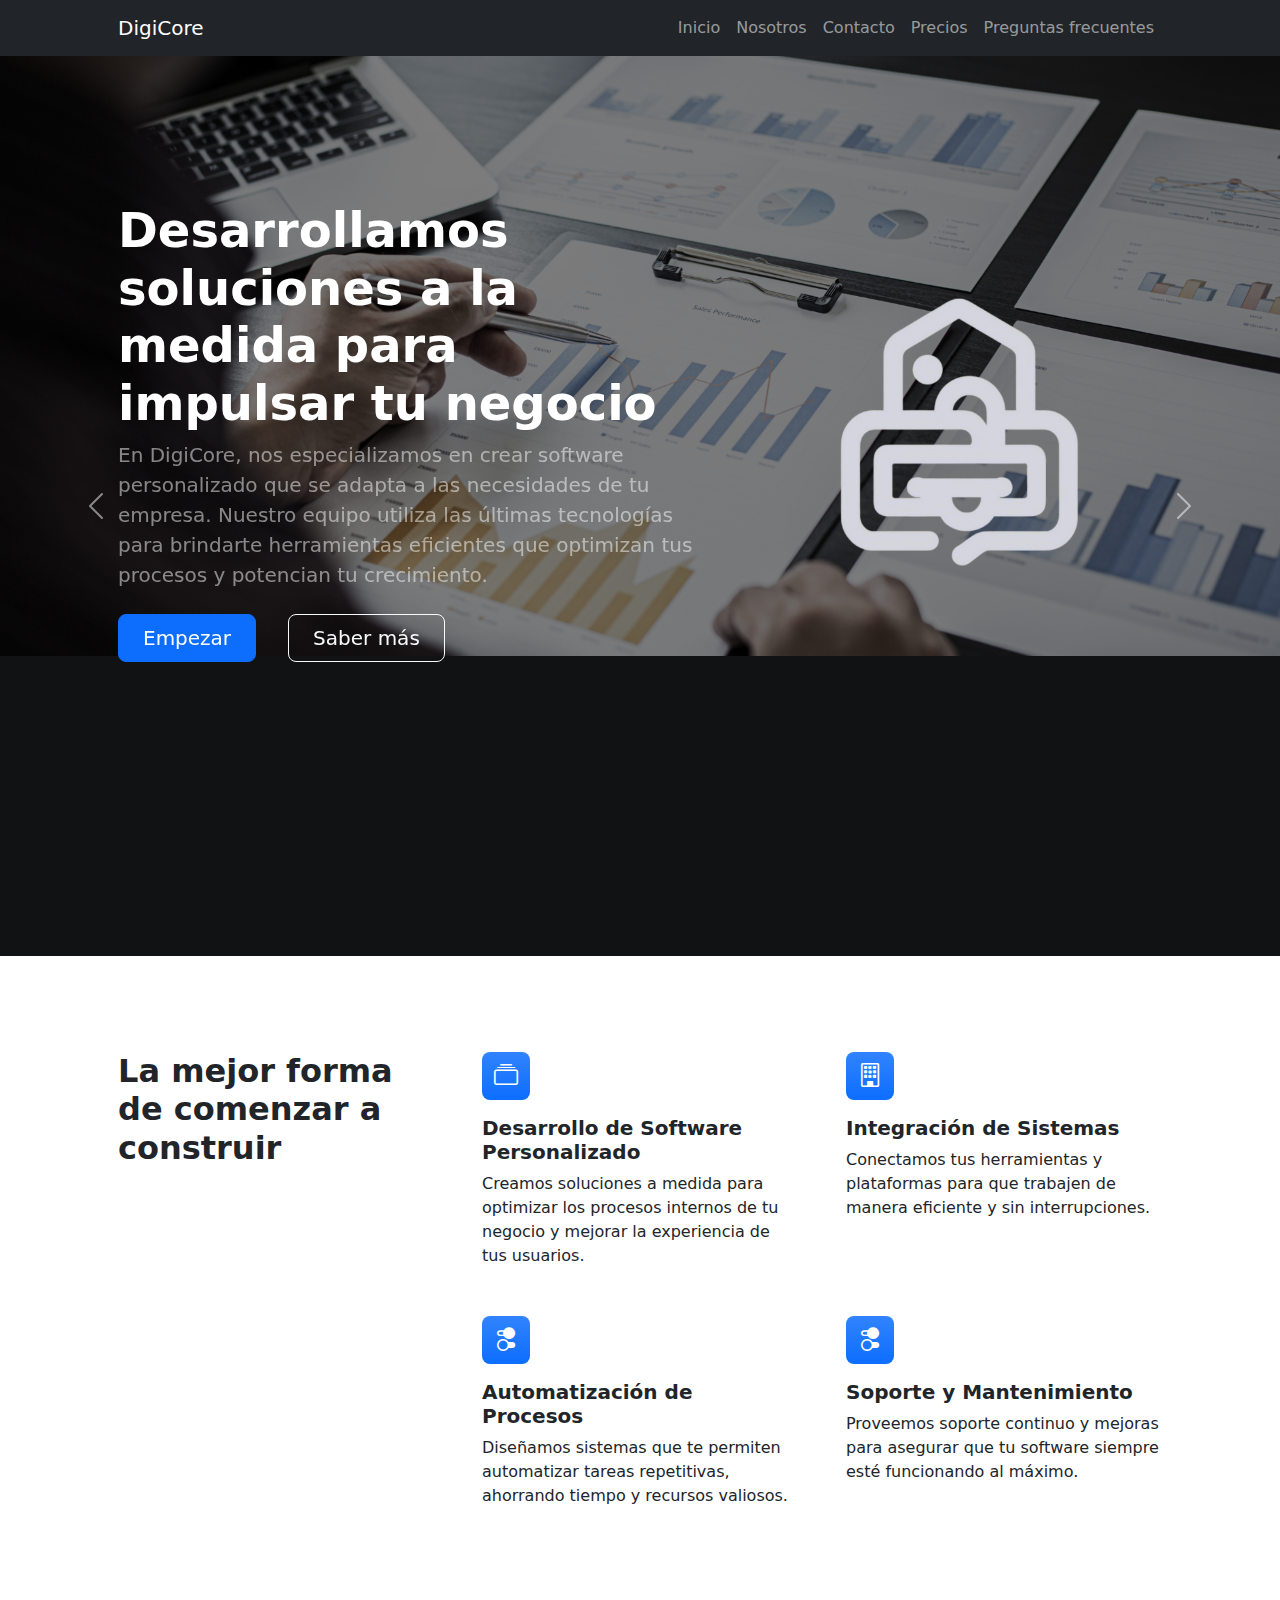
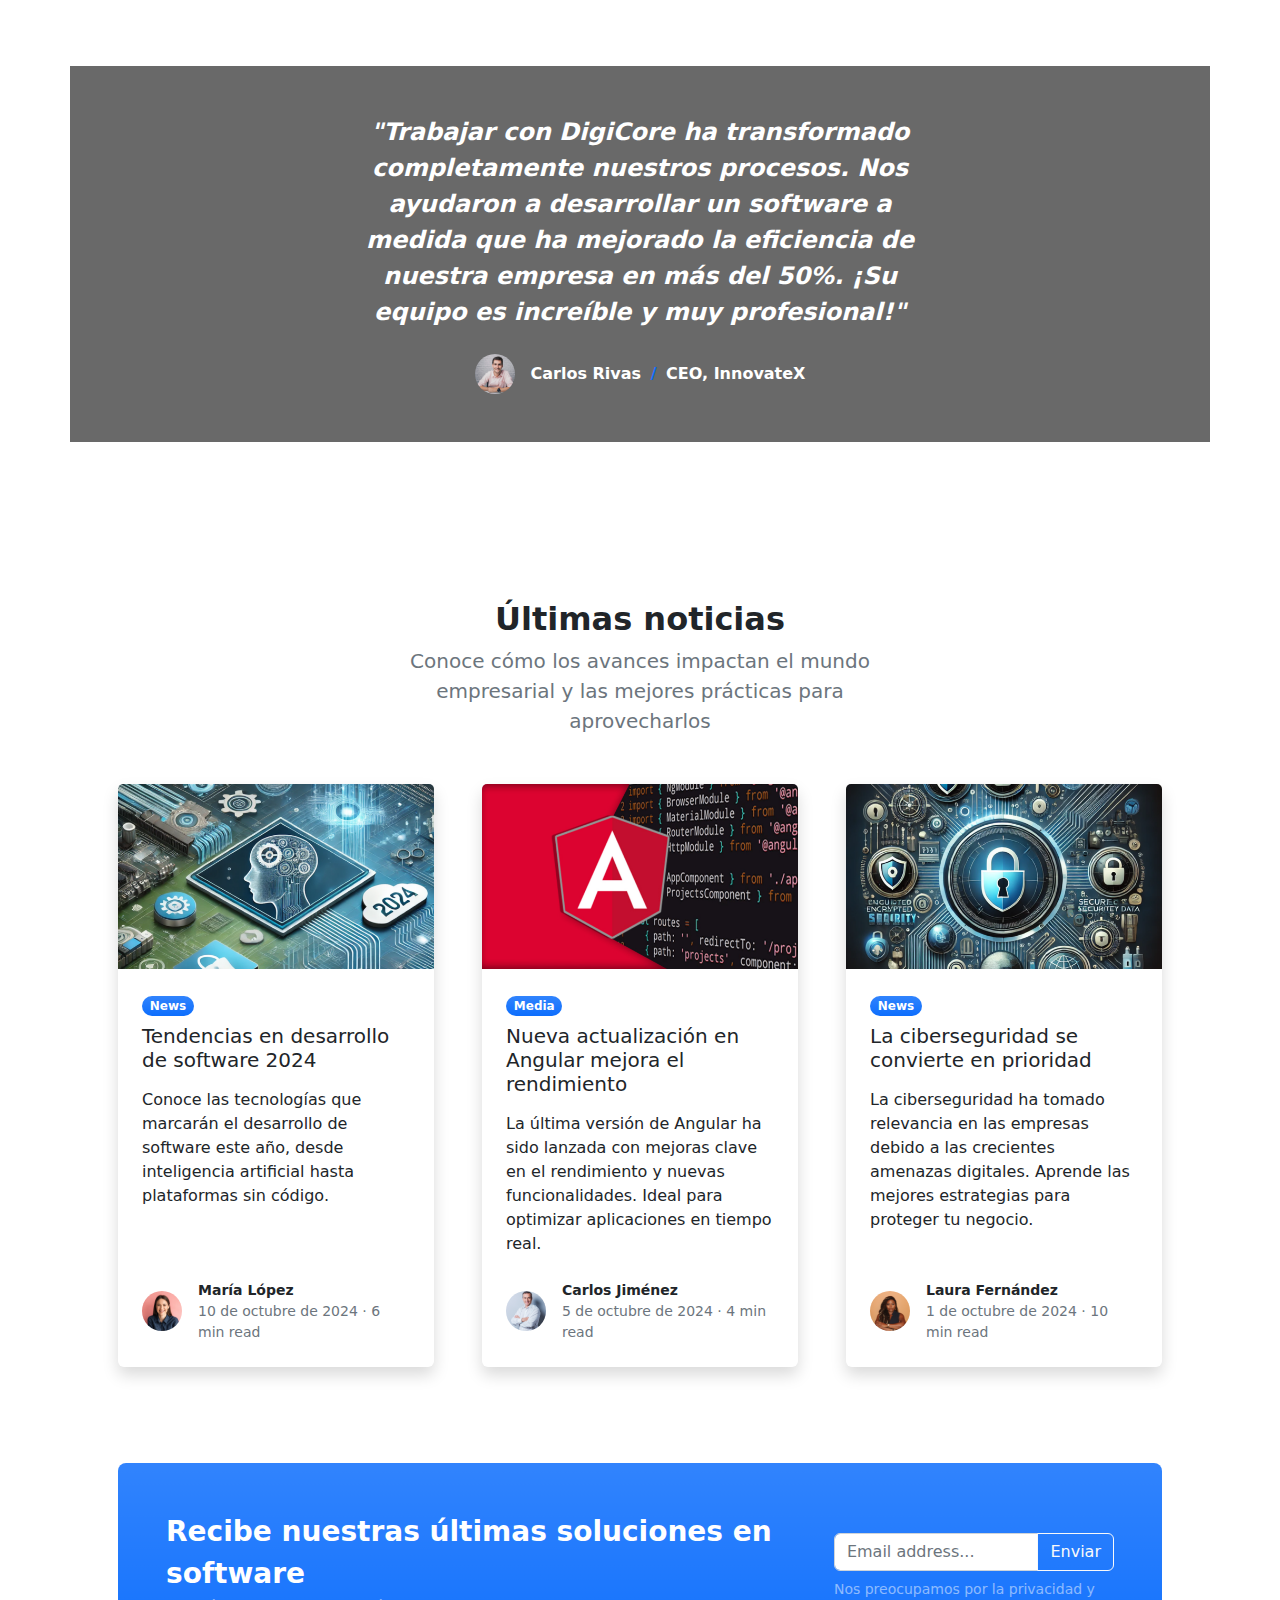
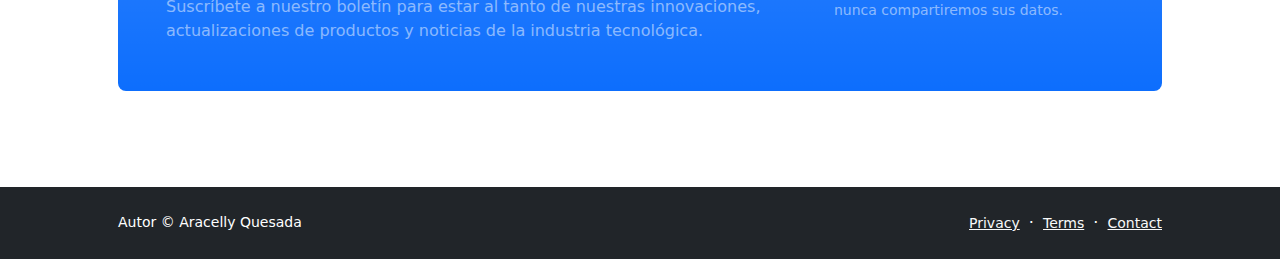
<file: index.html>
<!DOCTYPE html>
<html lang="en">
    <head>
        <meta charset="utf-8" />
        <meta name="viewport" content="width=device-width, initial-scale=1, shrink-to-fit=no" />
        <meta name="description" content="" />
        <meta name="author" content="" />
        <title>DigiCore</title>
        <!-- Favicon-->
        <link rel="icon" type="image/x-icon" href="assets/logo.png" />
        <!-- Bootstrap icons-->
        <link href="https://cdn.jsdelivr.net/npm/bootstrap-icons@1.5.0/font/bootstrap-icons.css" rel="stylesheet" />
        <!-- Core theme CSS (includes Bootstrap)-->
        <link href="css/styles.css" rel="stylesheet" />
    </head>
    <body class="d-flex flex-column h-100">
        <main class="flex-shrink-0">
            
            <div id="navbar"></div>
            <script>
                // Función para cargar el archivo navbar.html en el div con id "navbar"
                function loadNavbar() {
                    fetch("navbar.html")
                        .then(response => {
                            return response.text();
                        })
                        .then(data => {
                            document.getElementById("navbar").innerHTML = data;
                        })
                        .catch(error => {
                            console.error("Error al cargar la barra de navegación:", error);
                        });
                }
                
                // Ejecuta la función al cargar la página
                loadNavbar();
            </script>
            <!-- Header-->
            <header class="bg-dark py-5 position-relative">
                <!-- Carrusel de fondo -->
                <div id="carouselExample" class="carousel slide carousel-fade position-absolute top-0 start-0 w-100 h-100">
                    <div class="carousel-inner">
                        <div class="carousel-item active">
                            <img src="img/1.png" class="d-block w-100 h-100 object-fit-cover" alt="...">
                        </div>
                        <div class="carousel-item">
                            <img src="img/2.png" class="d-block w-100 h-100 object-fit-cover" alt="...">
                        </div>
                        <div class="carousel-item">
                            <img src="img/3.png" class="d-block w-100 h-100 object-fit-cover" alt="...">
                        </div>
                    </div>
                    <!-- Botones de navegación del carrusel -->
                    <button class="carousel-control-prev" type="button" data-bs-target="#carouselExample" data-bs-slide="prev" style="z-index: 3;">
                        <span class="carousel-control-prev-icon" aria-hidden="true"></span>
                        <span class="visually-hidden">Previous</span>
                    </button>
                    <button class="carousel-control-next" type="button" data-bs-target="#carouselExample" data-bs-slide="next" style="z-index: 3;">
                        <span class="carousel-control-next-icon" aria-hidden="true"></span>
                        <span class="visually-hidden">Next</span>
                    </button>
                </div>
            
                <!-- Capa negra transparente encima del carrusel -->
                <div class="overlay"></div>
            
                <!-- Contenido del header -->
                <div class="container px-5 position-relative" style="z-index: 2;">
                    <div class="row gx-5 align-items-center justify-content-center">
                        <div class="col-lg-8 col-xl-7 col-xxl-6">
                            <div class="my-5 text-center text-xl-start">
                                <h1 class="display-5 fw-bolder text-white mb-2">Desarrollamos soluciones a la medida para impulsar tu negocio</h1>
                                <p class="lead fw-normal text-white-50 mb-4">En DigiCore, nos especializamos en crear software personalizado que se adapta a las necesidades de tu empresa. Nuestro equipo utiliza las últimas tecnologías para brindarte herramientas eficientes que optimizan tus procesos y potencian tu crecimiento.</p>
                                <div class="d-grid gap-3 d-sm-flex justify-content-sm-center justify-content-xl-start">
                                    <a class="btn btn-primary btn-lg px-4 me-sm-3" href="#features">Empezar</a>
                                    <a class="btn btn-outline-light btn-lg px-4" href="#!">Saber más</a>
                                </div>
                            </div>
                        </div>
                        <div class="col-xl-5 col-xxl-6 d-none d-xl-block text-center">
                            <img class="img-fluid rounded-3 my-5" src="img/logo.png" alt="...">
                        </div>
                    </div>
                </div>
            </header>
            
            <!-- Estilo personalizado -->
            <style>
                header {
                    height: 100vh; /* El header ocupará toda la pantalla */
                }
            
                /* Asegura que las imágenes del carrusel cubran el espacio sin distorsionarse */
                header .carousel-item img {
                    object-fit: cover;
                    width: 100%;
                    height: 100%;
                }
            
                /* Capa negra transparente encima del carrusel */
                .overlay {
                    position: absolute;
                    top: 0;
                    left: 0;
                    width: 100%;
                    height: 100%;
                    background-color: rgba(0, 0, 0, 0.5); /* Capa negra con 50% de transparencia */
                    z-index: 1; /* Debe estar por debajo del contenido pero por encima del carrusel */
                }
            
                /* Asegura que el contenido esté sobre la capa negra */
                header .container {
                    position: relative;
                    z-index: 2;
                }
            
                /* Botones del carrusel encima de la capa negra */
                .carousel-control-prev,
                .carousel-control-next {
                    z-index: 3; /* Asegura que los botones estén encima de la capa negra */
                }
            </style>
            
            
            <!-- Estilo personalizado -->
            <style>
                header {
                    height: 100vh; /* El header ocupará toda la pantalla */
                }
            
                /* Asegura que las imágenes del carrusel cubran el espacio sin distorsionarse */
                header .carousel-item img {
                    object-fit: cover;
                    width: 100%;
                    height: 100%;
                }
            
                /* Capa negra transparente encima del carrusel */
                .overlay {
                    position: absolute;
                    top: 0;
                    left: 0;
                    width: 100%;
                    height: 100%;
                    background-color: rgba(0, 0, 0, 0.5); /* Capa negra con 50% de transparencia */
                    z-index: 1; /* Debe estar por debajo del contenido pero por encima del carrusel */
                }
            
                /* Asegura que el contenido esté sobre la capa negra */
                header .container {
                    position: relative;
                    z-index: 2;
                }
            </style>
                     
            
            <!-- Estilo personalizado -->
            <style>
                header {
                    height: 100vh; /* El header ocupará toda la altura de la ventana */
                }
            
                /* Asegura que las imágenes del carrusel cubran el espacio del fondo */
                header .carousel-item img {
                    object-fit: cover;
                    width: 100%;
                    height: 100%;
                }
            
                /* Mantener el contenido encima del carrusel */
                header .container {
                    position: relative;
                    z-index: 2;
                }
            
                /* Ajustar el espacio interno y externo del contenido */
                header .my-5 {
                    padding-top: 50px; /* Ajusta según lo necesites */
                    padding-bottom: 50px; /* Ajusta según lo necesites */
                }
            
            </style>
            
            <!-- Servicios-->
            <section class="py-5" id="features">
                <div class="container px-5 my-5">
                    <div class="row gx-5">
                        <div class="col-lg-4 mb-5 mb-lg-0">
                            <h2 class="fw-bolder mb-0">La mejor forma de comenzar a construir</h2>
                        </div>
                        <div class="col-lg-8">
                            <div class="row gx-5 row-cols-1 row-cols-md-2">
                                <div class="col mb-5 h-100">
                                    <div class="feature bg-primary bg-gradient text-white rounded-3 mb-3 icon-hover">
                                        <i class="bi bi-collection"></i>
                                    </div>
                                    <h2 class="h5 fw-bold">Desarrollo de Software Personalizado</h2>
                                    <p class="mb-0">Creamos soluciones a medida para optimizar los procesos internos de tu negocio y mejorar la experiencia de tus usuarios.</p>
                                </div>
                                <div class="col mb-5 h-100">
                                    <div class="feature bg-primary bg-gradient text-white rounded-3 mb-3 icon-hover">
                                        <i class="bi bi-building"></i>
                                    </div>
                                    <h2 class="h5 fw-bold">Integración de Sistemas</h2>
                                    <p class="mb-0">Conectamos tus herramientas y plataformas para que trabajen de manera eficiente y sin interrupciones.</p>
                                </div>
                                <div class="col mb-5 mb-md-0 h-100">
                                    <div class="feature bg-primary bg-gradient text-white rounded-3 mb-3 icon-hover">
                                        <i class="bi bi-toggles2"></i>
                                    </div>
                                    <h2 class="h5 fw-bold">Automatización de Procesos</h2>
                                    <p class="mb-0">Diseñamos sistemas que te permiten automatizar tareas repetitivas, ahorrando tiempo y recursos valiosos.</p>
                                </div>
                                <div class="col h-100">
                                    <div class="feature bg-primary bg-gradient text-white rounded-3 mb-3 icon-hover">
                                        <i class="bi bi-toggles2"></i>
                                    </div>
                                    <h2 class="h5 fw-bold">Soporte y Mantenimiento</h2>
                                    <p class="mb-0">Proveemos soporte continuo y mejoras para asegurar que tu software siempre esté funcionando al máximo.</p>
                                </div>
                            </div>
                        </div>
                    </div>
                </div>
            </section>
            <!-- Testimonio-->
            <section class="parallax-section">
                <div class="fondo-negro-transparente">
                    <div class="container px-5 my-5">
                        <div class="row gx-5 justify-content-center">
                            <div class="col-lg-10 col-xl-7">
                                <div class="text-center">
                                    <!-- Aquí eliminamos cualquier fondo de la cita -->
                                    <div class="fs-4 mb-4 fst-italic fs-4 mb-4 fst-italic bg-no-background fw-bolder" style="background-color: transparent;">
                                        "Trabajar con DigiCore ha transformado completamente nuestros procesos. Nos ayudaron a desarrollar un software a medida que ha mejorado la eficiencia de nuestra empresa en más del 50%. ¡Su equipo es increíble y muy profesional!"
                                    </div>
                                    <div class="d-flex align-items-center justify-content-center">
                                        <img class="rounded-circle me-3" src="img/carlos.png" alt="..." />
                                        <div class="fw-bold">
                                            Carlos Rivas
                                            <span class="fw-bold text-primary mx-1">/</span>
                                            CEO, InnovateX
                                        </div>
                                    </div>
                                </div>
                            </div>
                        </div>
                    </div>
                </div>
            </section>
            <style>
            /* Estilos para la sección parallax */
            .bg-no-background {
             background-color: transparent !important;
            }
            .parallax-section {
                background-image: url('img/fondo_tecnologia4.jpg'); /* Coloca aquí la URL de tu imagen */
                min-height: 500px; /* Altura mínima para la sección */
                background-attachment: fixed; /* Esto mantiene la imagen fija */
                background-position: center;
                background-repeat: no-repeat;
                background-size: cover;
                display: flex;
                align-items: center;
                justify-content: center;
                color: white;
                text-align: center;
            }

            .fondo-negro-transparente {
                background-color: rgba(0, 0, 0, 0.59);
            }

            </style>
            <!-- Sección de Noticias-->
            <section class="py-5">
                <div class="container px-5 my-5">
                    <div class="row gx-5 justify-content-center">
                        <div class="col-lg-8 col-xl-6">
                            <div class="text-center">
                                <h2 class="fw-bolder">Últimas noticias</h2>
                                <p class="lead fw-normal text-muted mb-5">Conoce cómo los avances impactan el mundo empresarial y las mejores prácticas para aprovecharlos</p>
                            </div>
                        </div>
                    </div>
                    <div class="row gx-5">
                        <div class="col-lg-4 mb-5">
                            <div class="card h-100 shadow border-0">
                                <img class="card-img-top" src="img/noticia1.png" alt="..." />
                                <div class="card-body p-4">
                                    <div class="badge bg-primary bg-gradient rounded-pill mb-2">News</div>
                                    <a class="text-decoration-none link-dark stretched-link" href="#!"><h5 class="card-title mb-3">Tendencias en desarrollo de software 2024</h5></a>
                                    <p class="card-text mb-0">Conoce las tecnologías que marcarán el desarrollo de software este año, desde inteligencia artificial hasta plataformas sin código.</p>
                                </div>
                                <div class="card-footer p-4 pt-0 bg-transparent border-top-0">
                                    <div class="d-flex align-items-end justify-content-between">
                                        <div class="d-flex align-items-center">
                                            <img class="rounded-circle me-3" src="img/maria.png" alt="..." />
                                            <div class="small">
                                                <div class="fw-bold">María López</div>
                                                <div class="text-muted">10 de octubre de 2024 &middot; 6 min read</div>
                                            </div>
                                        </div>
                                    </div>
                                </div>
                            </div>
                        </div>
                        <div class="col-lg-4 mb-5">
                            <div class="card h-100 shadow border-0">
                                <img class="card-img-top" src="img/noticia2.png" alt="..." />
                                <div class="card-body p-4">
                                    <div class="badge bg-primary bg-gradient rounded-pill mb-2">Media</div>
                                    <a class="text-decoration-none link-dark stretched-link" href="#!"><h5 class="card-title mb-3">Nueva actualización en Angular mejora el rendimiento</h5></a>
                                    <p class="card-text mb-0">La última versión de Angular ha sido lanzada con mejoras clave en el rendimiento y nuevas funcionalidades. Ideal para optimizar aplicaciones en tiempo real.</p>
                                </div>
                                <div class="card-footer p-4 pt-0 bg-transparent border-top-0">
                                    <div class="d-flex align-items-end justify-content-between">
                                        <div class="d-flex align-items-center">
                                            <img class="rounded-circle me-3" src="img/carlos2.png" alt="..." />
                                            <div class="small">
                                                <div class="fw-bold">Carlos Jiménez</div>
                                                <div class="text-muted">5 de octubre de 2024 &middot; 4 min read</div>
                                            </div>
                                        </div>
                                    </div>
                                </div>
                            </div>
                        </div>
                        <div class="col-lg-4 mb-5">
                            <div class="card h-100 shadow border-0">
                                <img class="card-img-top" src="img/noticia3.png" alt="..." />
                                <div class="card-body p-4">
                                    <div class="badge bg-primary bg-gradient rounded-pill mb-2">News</div>
                                    <a class="text-decoration-none link-dark stretched-link" href="#!"><h5 class="card-title mb-3">La ciberseguridad se convierte en prioridad</h5></a>
                                    <p class="card-text mb-0">La ciberseguridad ha tomado relevancia en las empresas debido a las crecientes amenazas digitales. Aprende las mejores estrategias para proteger tu negocio.</p>
                                </div>
                                <div class="card-footer p-4 pt-0 bg-transparent border-top-0">
                                    <div class="d-flex align-items-end justify-content-between">
                                        <div class="d-flex align-items-center">
                                            <img class="rounded-circle me-3" src="img/laura.png" alt="..." />
                                            <div class="small">
                                                <div class="fw-bold">Laura Fernández</div>
                                                <div class="text-muted">1 de octubre de 2024 &middot; 10 min read</div>
                                            </div>
                                        </div>
                                    </div>
                                </div>
                            </div>
                        </div>
                    </div>
                    <!-- Call to action-->
                    <aside class="bg-primary bg-gradient rounded-3 p-4 p-sm-5 mt-5">
                        <div class="d-flex align-items-center justify-content-between flex-column flex-xl-row text-center text-xl-start">
                            <div class="mb-4 mb-xl-0">
                                <div class="fs-3 fw-bold text-white">Recibe nuestras últimas soluciones en software</div>
                                <div class="text-white-50">Suscríbete a nuestro boletín para estar al tanto de nuestras innovaciones, actualizaciones de productos y noticias de la industria tecnológica.</div>
                            </div>
                            <div class="ms-xl-4">
                                <div class="input-group mb-2">
                                    <input class="form-control" type="text" placeholder="Email address..." aria-label="Email address..." aria-describedby="button-newsletter" />
                                    <button class="btn btn-outline-light" id="button-newsletter" type="button">Enviar</button>
                                </div>
                                <div class="small text-white-50">Nos preocupamos por la privacidad y nunca compartiremos sus datos.</div>
                            </div>
                        </div>
                    </aside>
                </div>
            </section>
        </main>
        <!-- Footer-->
        <footer class="bg-dark py-4 mt-auto">
            <div class="container px-5">
                <div class="row align-items-center justify-content-between flex-column flex-sm-row">
                    <div class="col-auto"><div class="small m-0 text-white">Autor &copy; Aracelly Quesada</div></div>
                    <div class="col-auto">
                        <a class="link-light small" href="#!">Privacy</a>
                        <span class="text-white mx-1">&middot;</span>
                        <a class="link-light small" href="#!">Terms</a>
                        <span class="text-white mx-1">&middot;</span>
                        <a class="link-light small" href="#!">Contact</a>
                    </div>
                </div>
            </div>
        </footer>
        <!-- Bootstrap core JS-->
        <script src="https://cdn.jsdelivr.net/npm/bootstrap@5.2.3/dist/js/bootstrap.bundle.min.js"></script>
        <!-- Core theme JS-->
        <script src="js/scripts.js"></script>
    </body>
</html>
</file>
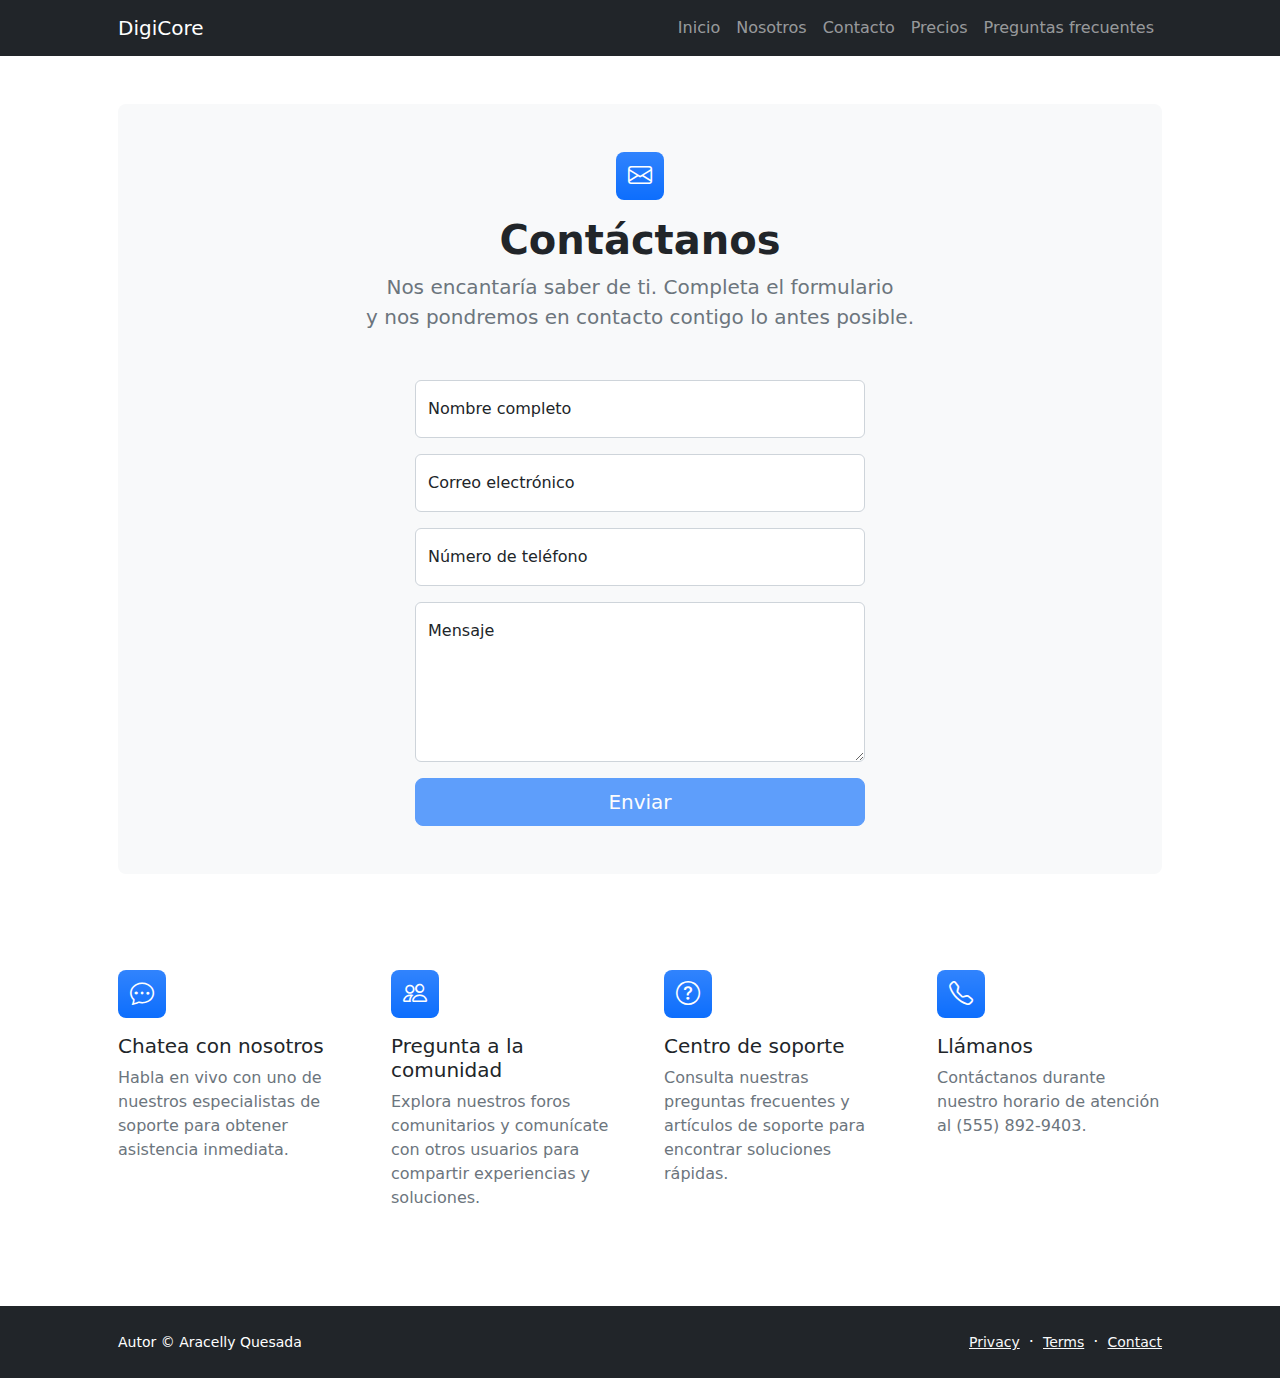
<file: contacto.html>
<!DOCTYPE html>
<html lang="en">
    <head>
        <meta charset="utf-8" />
        <meta name="viewport" content="width=device-width, initial-scale=1, shrink-to-fit=no" />
        <meta name="description" content />
        <meta name="author" content />
        <title>Contacto</title>
        <!-- Favicon-->
        <link rel="icon" type="image/x-icon" href="assets/logo.png" />
        <!-- Bootstrap icons-->
        <link href="https://cdn.jsdelivr.net/npm/bootstrap-icons@1.5.0/font/bootstrap-icons.css" rel="stylesheet" />
        <!-- Core theme CSS (includes Bootstrap)-->
        <link href="css/styles.css" rel="stylesheet" />
    </head>
    <body class="d-flex flex-column">
        <main class="flex-shrink-0">
            <!-- Navigation-->
            <div id="navbar"></div>

<script>
    // Función para cargar el archivo navbar.html en el div con id "navbar"
    function loadNavbar() {
        fetch("navbar.html")
            .then(response => {
                return response.text();
            })
            .then(data => {
                document.getElementById("navbar").innerHTML = data;
            })
            .catch(error => {
                console.error("Error al cargar la barra de navegación:", error);
            });
    }
    
    // Ejecuta la función al cargar la página
    loadNavbar();
</script>

            <!-- Page content-->
            <section class="py-5">
                <div class="container px-5">
                    <!-- Contact form-->
                    <div class="bg-light rounded-3 py-5 px-4 px-md-5 mb-5">
                        <div class="text-center mb-5">
                            <div class="feature bg-primary bg-gradient text-white rounded-3 mb-3"><i class="bi bi-envelope"></i></div>
                            <h1 class="fw-bolder">Contáctanos</h1>
                            <p class="lead fw-normal text-muted mb-0">Nos encantaría saber de ti. Completa el formulario <br>y nos pondremos en contacto contigo lo antes posible.</p>
                        </div>
                        <div class="row gx-5 justify-content-center">
                            <div class="col-lg-8 col-xl-6">
                                <!-- * * * * * * * * * * * * * * *-->
                                <!-- * * SB Forms Contact Form * *-->
                                <!-- * * * * * * * * * * * * * * *-->
                                <!-- This form is pre-integrated with SB Forms.-->
                                <!-- To make this form functional, sign up at-->
                                <!-- https://startbootstrap.com/solution/contact-forms-->
                                <!-- to get an API token!-->
                                <form id="contactForm" data-sb-form-api-token="API_TOKEN">
                                    <!-- Name input-->
                                    <div class="form-floating mb-3">
                                        <input class="form-control" id="name" type="text" placeholder="Enter your name..." data-sb-validations="required" />
                                        <label for="name">Nombre completo</label>
                                        <div class="invalid-feedback" data-sb-feedback="name:required">El nombre es requerido</div>
                                    </div>
                                    <!-- Email address input-->
                                    <div class="form-floating mb-3">
                                        <input class="form-control" id="email" type="email" placeholder="name@example.com" data-sb-validations="required,email" />
                                        <label for="email">Correo electrónico</label>
                                        <div class="invalid-feedback" data-sb-feedback="email:required">El gmail es requerido</div>
                                        <div class="invalid-feedback" data-sb-feedback="email:email">El gmail no es valido</div>
                                    </div>
                                    <!-- Phone number input-->
                                    <div class="form-floating mb-3">
                                        <input class="form-control" id="phone" type="tel" placeholder="(123) 456-7890" data-sb-validations="required" />
                                        <label for="phone">Número de teléfono</label>
                                        <div class="invalid-feedback" data-sb-feedback="phone:required">El número es requerido</div>
                                    </div>
                                    <!-- Message input-->
                                    <div class="form-floating mb-3">
                                        <textarea class="form-control" id="message" type="text" placeholder="Enter your message here..." style="height: 10rem" data-sb-validations="required"></textarea>
                                        <label for="message">Mensaje</label>
                                        <div class="invalid-feedback" data-sb-feedback="message:required">Un mensaje es requerido</div>
                                    </div>
                                    <!-- Submit success message-->
                                    <!---->
                                    <!-- This is what your users will see when the form-->
                                    <!-- has successfully submitted-->
                                    <div class="d-none" id="submitSuccessMessage">
                                        <div class="text-center mb-3">
                                            <div class="fw-bolder">¡El envío del formulario fue exitoso!</div>
                                            Para activar este formulario, regístrate en
                                            <br />
                                            <a href="https://startbootstrap.com/solution/contact-forms">https://startbootstrap.com/solution/contact-forms</a>
                                        </div>
                                    </div>
                                    <!-- Submit error message-->
                                    <!---->
                                    <!-- This is what your users will see when there is-->
                                    <!-- an error submitting the form-->
                                    <div class="d-none" id="submitErrorMessage"><div class="text-center text-danger mb-3">Error al enviar mensaje</div></div>
                                    <!-- Submit Button-->
                                    <div class="d-grid"><button class="btn btn-primary btn-lg disabled" id="submitButton" type="submit">Enviar</button></div>
                                </form>
                            </div>
                        </div>
                    </div>
                    <!-- Contact cards-->
                    <div class="row gx-5 row-cols-2 row-cols-lg-4 py-5">
                        <div class="col">
                            <div class="feature bg-primary bg-gradient text-white rounded-3 mb-3"><i class="bi bi-chat-dots"></i></div>
                            <div class="h5 mb-2">Chatea con nosotros</div>
                            <p class="text-muted mb-0">Habla en vivo con uno de nuestros especialistas de soporte para obtener asistencia inmediata.</p>
                        </div>
                        <div class="col">
                            <div class="feature bg-primary bg-gradient text-white rounded-3 mb-3"><i class="bi bi-people"></i></div>
                            <div class="h5">Pregunta a la comunidad</div>
                            <p class="text-muted mb-0">Explora nuestros foros comunitarios y comunícate con otros usuarios para compartir experiencias y soluciones.</p>
                        </div>
                        <div class="col">
                            <div class="feature bg-primary bg-gradient text-white rounded-3 mb-3"><i class="bi bi-question-circle"></i></div>
                            <div class="h5">Centro de soporte</div>
                            <p class="text-muted mb-0">Consulta nuestras preguntas frecuentes y artículos de soporte para encontrar soluciones rápidas.</p>
                        </div>
                        <div class="col">
                            <div class="feature bg-primary bg-gradient text-white rounded-3 mb-3"><i class="bi bi-telephone"></i></div>
                            <div class="h5">Llámanos</div>
                            <p class="text-muted mb-0">Contáctanos durante nuestro horario de atención al (555) 892-9403.</p>
                        </div>
                    </div>
                </div>
            </section>
        </main>
        <!-- Footer-->
        <footer class="bg-dark py-4 mt-auto">
            <div class="container px-5">
                <div class="row align-items-center justify-content-between flex-column flex-sm-row">
                    <div class="col-auto"><div class="small m-0 text-white">Autor &copy; Aracelly Quesada</div></div>
                    <div class="col-auto">
                        <a class="link-light small" href="#!">Privacy</a>
                        <span class="text-white mx-1">&middot;</span>
                        <a class="link-light small" href="#!">Terms</a>
                        <span class="text-white mx-1">&middot;</span>
                        <a class="link-light small" href="#!">Contact</a>
                    </div>
                </div>
            </div>
        </footer>
        <!-- Bootstrap core JS-->
        <script src="https://cdn.jsdelivr.net/npm/bootstrap@5.2.3/dist/js/bootstrap.bundle.min.js"></script>
        <!-- Core theme JS-->
        <script src="js/scripts.js"></script>
        <!-- * * * * * * * * * * * * * * * * * * * * * * * * * * * * * * * * * * * * * * * *-->
        <!-- * *                               SB Forms JS                               * *-->
        <!-- * * Activate your form at https://startbootstrap.com/solution/contact-forms * *-->
        <!-- * * * * * * * * * * * * * * * * * * * * * * * * * * * * * * * * * * * * * * * *-->
        <script src="https://cdn.startbootstrap.com/sb-forms-latest.js"></script>
    </body>
</html>
</file>
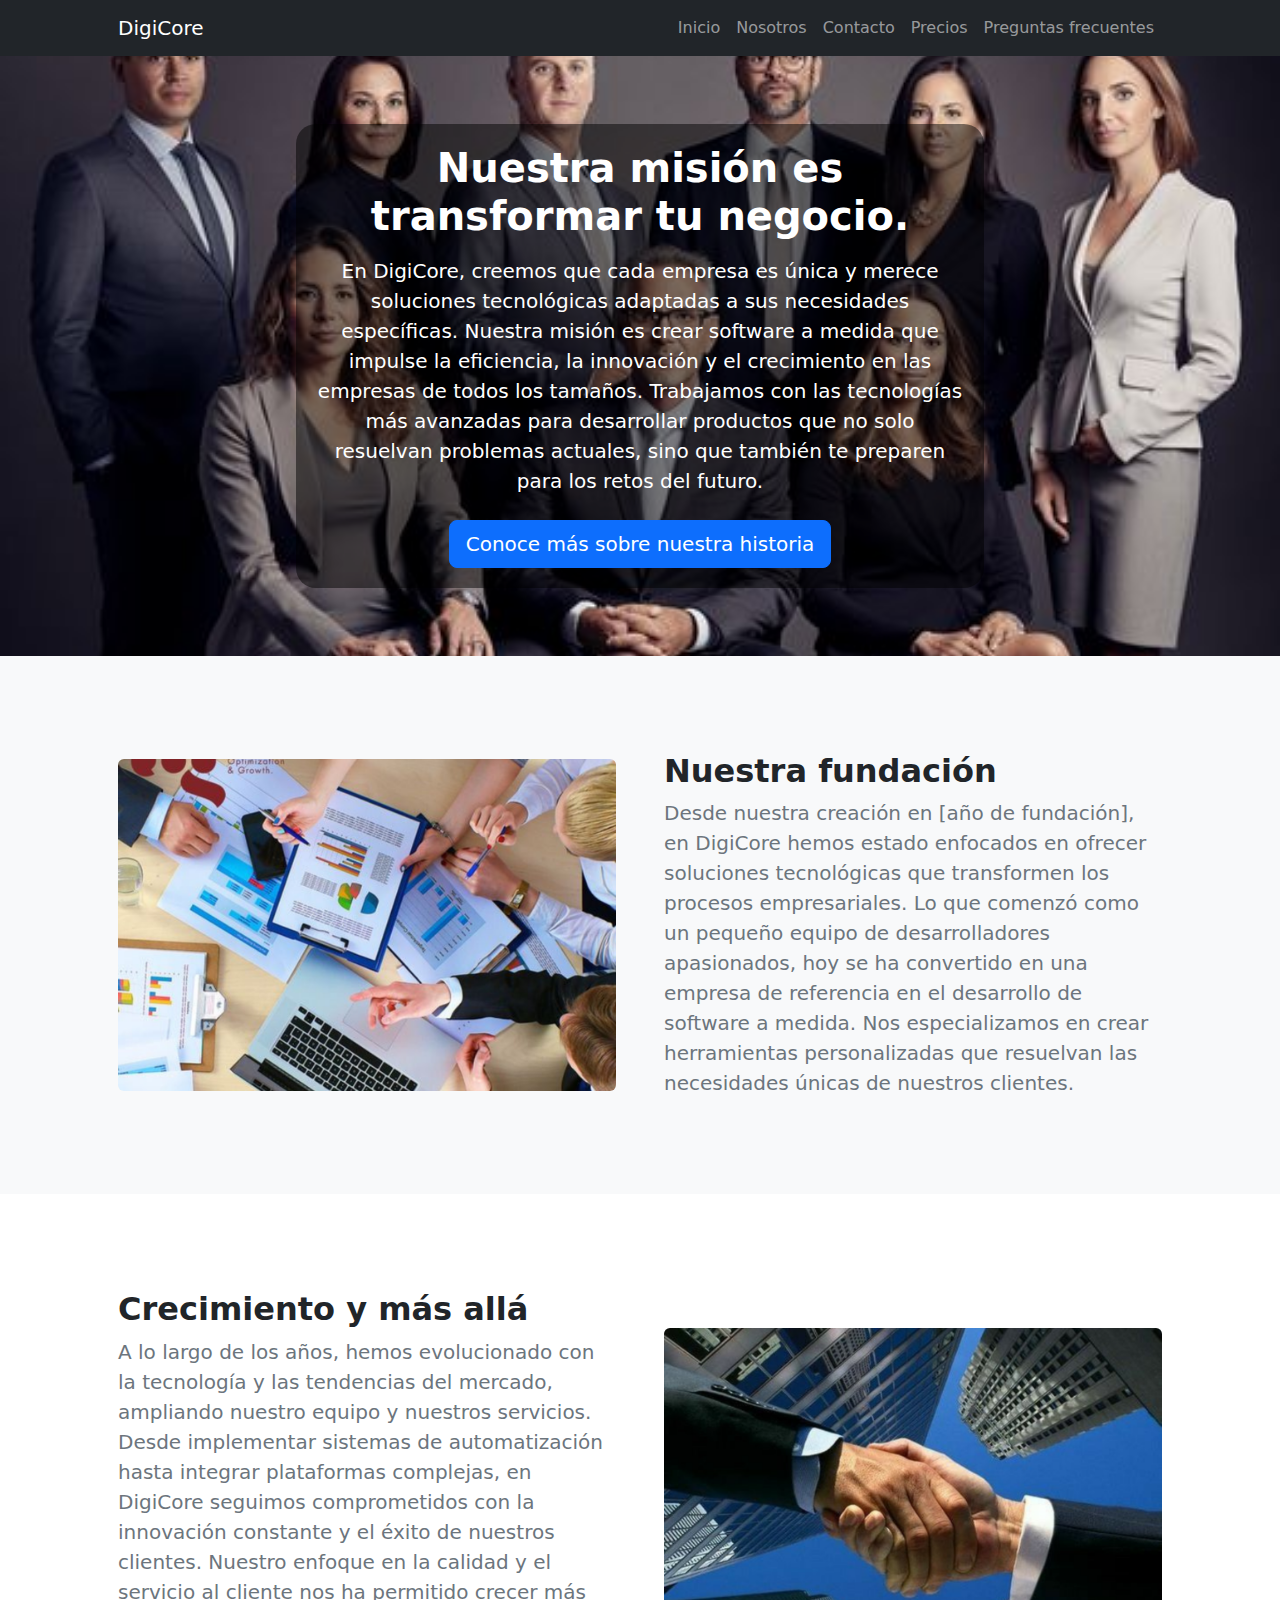
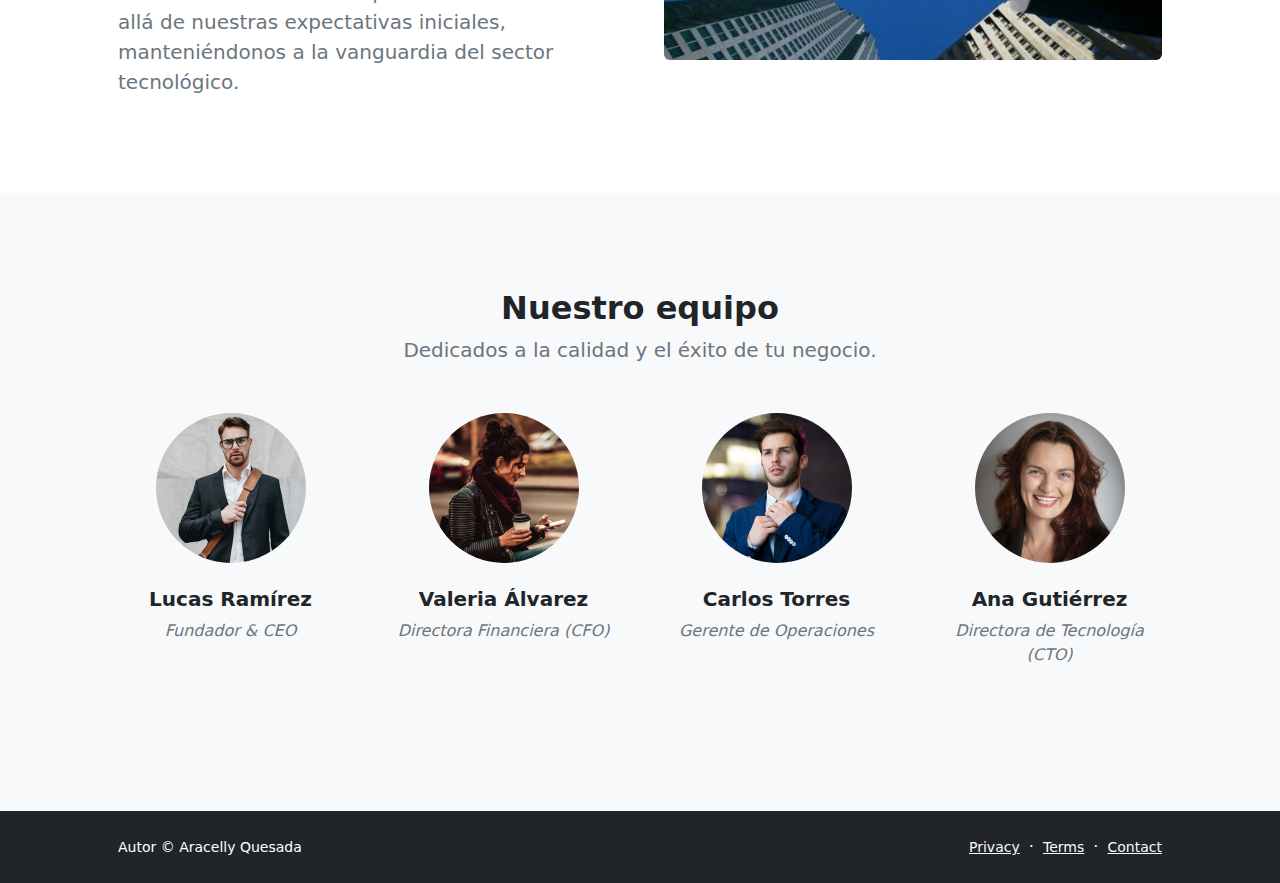
<file: nosotros.html>
<!DOCTYPE html>
<html lang="en">
    <head>
        <meta charset="utf-8" />
        <meta name="viewport" content="width=device-width, initial-scale=1, shrink-to-fit=no" />
        <meta name="description" content="" />
        <meta name="author" content="" />
        <title>Modern Business - Start Bootstrap Template</title>
        <!-- Favicon-->
        <link rel="icon" type="image/x-icon" href="assets/logo.png" />
        <!-- Bootstrap icons-->
        <link href="https://cdn.jsdelivr.net/npm/bootstrap-icons@1.5.0/font/bootstrap-icons.css" rel="stylesheet" />
        <!-- Core theme CSS (includes Bootstrap)-->
        <link href="css/styles.css" rel="stylesheet" />
    </head>
    <body class="d-flex flex-column">
        <main class="flex-shrink-0">
            <!-- Navigation-->
            <div id="navbar"></div>

<script>
    // Función para cargar el archivo navbar.html en el div con id "navbar"
    function loadNavbar() {
        fetch("navbar.html")
            .then(response => {
                return response.text();
            })
            .then(data => {
                document.getElementById("navbar").innerHTML = data;
            })
            .catch(error => {
                console.error("Error al cargar la barra de navegación:", error);
            });
    }
    
    // Ejecuta la función al cargar la página
    loadNavbar();
</script>

            <!-- Header-->
            <header>
                <section class="parallax-section">
                    <div class="container px-5">
                        <div class="row justify-content-center">
                            <div class="col-lg-8 col-xxl-6">
                                <div class="text-center my-5">
                                    <div class="fondo-texto">
                                        <h1 class="fw-bolder mb-3">Nuestra misión es transformar tu negocio.</h1>
                                        <p class="lead fw-normal text-white mb-4">En DigiCore, creemos que cada empresa es única y merece soluciones tecnológicas adaptadas a sus necesidades específicas. Nuestra misión es crear software a medida que impulse la eficiencia, la innovación y el crecimiento en las empresas de todos los tamaños. Trabajamos con las tecnologías más avanzadas para desarrollar productos que no solo resuelvan problemas actuales, sino que también te preparen para los retos del futuro.</p>
                                        <a class="btn btn-primary btn-lg" href="#scroll-target">Conoce más sobre nuestra historia</a>
                                    </div>
                                </div>
                            </div>
                        </div>
                    </div>
                </section>
                
                <!-- Estilos CSS -->
                <style>
                    .parallax-section {
                        background-image: url('img/fondo_nosotros.jpg'); /* Asegúrate de que la imagen existe */
                        min-height: 600px; /* Ajusta la altura según lo necesites */
                        background-attachment: fixed; /* Mantiene la imagen fija */
                        background-position: center;
                        background-repeat: no-repeat;
                        background-size: cover;
                        display: flex;
                        align-items: center;
                        justify-content: center;
                        margin: 0;
                        padding: 0;
                        color: white;
                        text-align: center;
                    }
            
                    /* Fondo negro transparente con bordes redondeados */
                    .fondo-texto {
                        background-color: rgba(0, 0, 0, 0.482); /* Fondo negro con transparencia */
                        padding: 20px; /* Espacio alrededor del texto */
                        border-radius: 20px; /* Bordes redondeados */
                        display: inline-block; /* Ajusta el ancho al contenido */
                    }
            
                    header {
                        margin: 0;
                        padding: 0;
                    }
            
                    body, html {
                        margin: 0;
                        padding: 0;
                    }
            
                    #navbar {
                        margin: 0;
                        padding: 0;
                    }
                </style>
            </header>
            
            
            <!-- About section one-->
            <section class="py-5 bg-light" id="scroll-target">
                <div class="container px-5 my-5">
                    <div class="row gx-5 align-items-center">
                        <div class="col-lg-6"><img class="img-fluid rounded mb-5 mb-lg-0" src="img/fundacion.png" alt="..." /></div>
                        <div class="col-lg-6">
                            <h2 class="fw-bolder">Nuestra fundación</h2>
                            <p class="lead fw-normal text-muted mb-0">Desde nuestra creación en [año de fundación], en DigiCore hemos estado enfocados en ofrecer soluciones tecnológicas que transformen los procesos empresariales. Lo que comenzó como un pequeño equipo de desarrolladores apasionados, hoy se ha convertido en una empresa de referencia en el desarrollo de software a medida. Nos especializamos en crear herramientas personalizadas que resuelvan las necesidades únicas de nuestros clientes.</p>
                        </div>
                    </div>
                </div>
            </section>
            <!-- About section two-->
            <section class="py-5">
                <div class="container px-5 my-5">
                    <div class="row gx-5 align-items-center">
                        <div class="col-lg-6 order-first order-lg-last"><img class="img-fluid rounded mb-5 mb-lg-0" src="img/crecimiento.png" alt="..." /></div>
                        <div class="col-lg-6">
                            <h2 class="fw-bolder">Crecimiento y más allá</h2>
                            <p class="lead fw-normal text-muted mb-0">A lo largo de los años, hemos evolucionado con la tecnología y las tendencias del mercado, ampliando nuestro equipo y nuestros servicios. Desde implementar sistemas de automatización hasta integrar plataformas complejas, en DigiCore seguimos comprometidos con la innovación constante y el éxito de nuestros clientes. Nuestro enfoque en la calidad y el servicio al cliente nos ha permitido crecer más allá de nuestras expectativas iniciales, manteniéndonos a la vanguardia del sector tecnológico.
                            </p>
                        </div>
                    </div>
                </div>
            </section>
            <!-- Team members section-->
            <section class="py-5 bg-light">
                <div class="container px-5 my-5">
                    <div class="text-center">
                        <h2 class="fw-bolder">Nuestro equipo</h2>
                        <p class="lead fw-normal text-muted mb-5">Dedicados a la calidad y el éxito de tu negocio.</p>
                    </div>
                    <div class="row gx-5 row-cols-1 row-cols-sm-2 row-cols-xl-4 justify-content-center">
                        <div class="col mb-5 mb-5 mb-xl-0">
                            <div class="text-center">
                                <img class="img-fluid rounded-circle mb-4 px-4" src="img/lucas.png" alt="..." />
                                <h5 class="fw-bolder">Lucas Ramírez</h5>
                                <div class="fst-italic text-muted">Fundador &amp; CEO</div>
                            </div>
                        </div>
                        <div class="col mb-5 mb-5 mb-xl-0">
                            <div class="text-center">
                                <img class="img-fluid rounded-circle mb-4 px-4" src="img/valeria.png" alt="..." />
                                <h5 class="fw-bolder">Valeria Álvarez</h5>
                                <div class="fst-italic text-muted">Directora Financiera (CFO)</div>
                            </div>
                        </div>
                        <div class="col mb-5 mb-5 mb-sm-0">
                            <div class="text-center">
                                <img class="img-fluid rounded-circle mb-4 px-4" src="img/carlos3.png" alt="..." />
                                <h5 class="fw-bolder">Carlos Torres</h5>
                                <div class="fst-italic text-muted">Gerente de Operaciones</div>
                            </div>
                        </div>
                        <div class="col mb-5">
                            <div class="text-center">
                                <img class="img-fluid rounded-circle mb-4 px-4" src="img/ana.png" alt="..." />
                                <h5 class="fw-bolder">Ana Gutiérrez</h5>
                                <div class="fst-italic text-muted">Directora de Tecnología (CTO)</div>
                            </div>
                        </div>
                    </div>
                </div>
            </section>
        </main>
        <!-- Footer-->
        <footer class="bg-dark py-4 mt-auto">
            <div class="container px-5">
                <div class="row align-items-center justify-content-between flex-column flex-sm-row">
                    <div class="col-auto"><div class="small m-0 text-white">Autor &copy; Aracelly Quesada</div></div>
                    <div class="col-auto">
                        <a class="link-light small" href="#!">Privacy</a>
                        <span class="text-white mx-1">&middot;</span>
                        <a class="link-light small" href="#!">Terms</a>
                        <span class="text-white mx-1">&middot;</span>
                        <a class="link-light small" href="#!">Contact</a>
                    </div>
                </div>
            </div>
        </footer>
        <!-- Bootstrap core JS-->
        <script src="https://cdn.jsdelivr.net/npm/bootstrap@5.2.3/dist/js/bootstrap.bundle.min.js"></script>
        <!-- Core theme JS-->
        <script src="js/scripts.js"></script>
    </body>
</html>
</file>
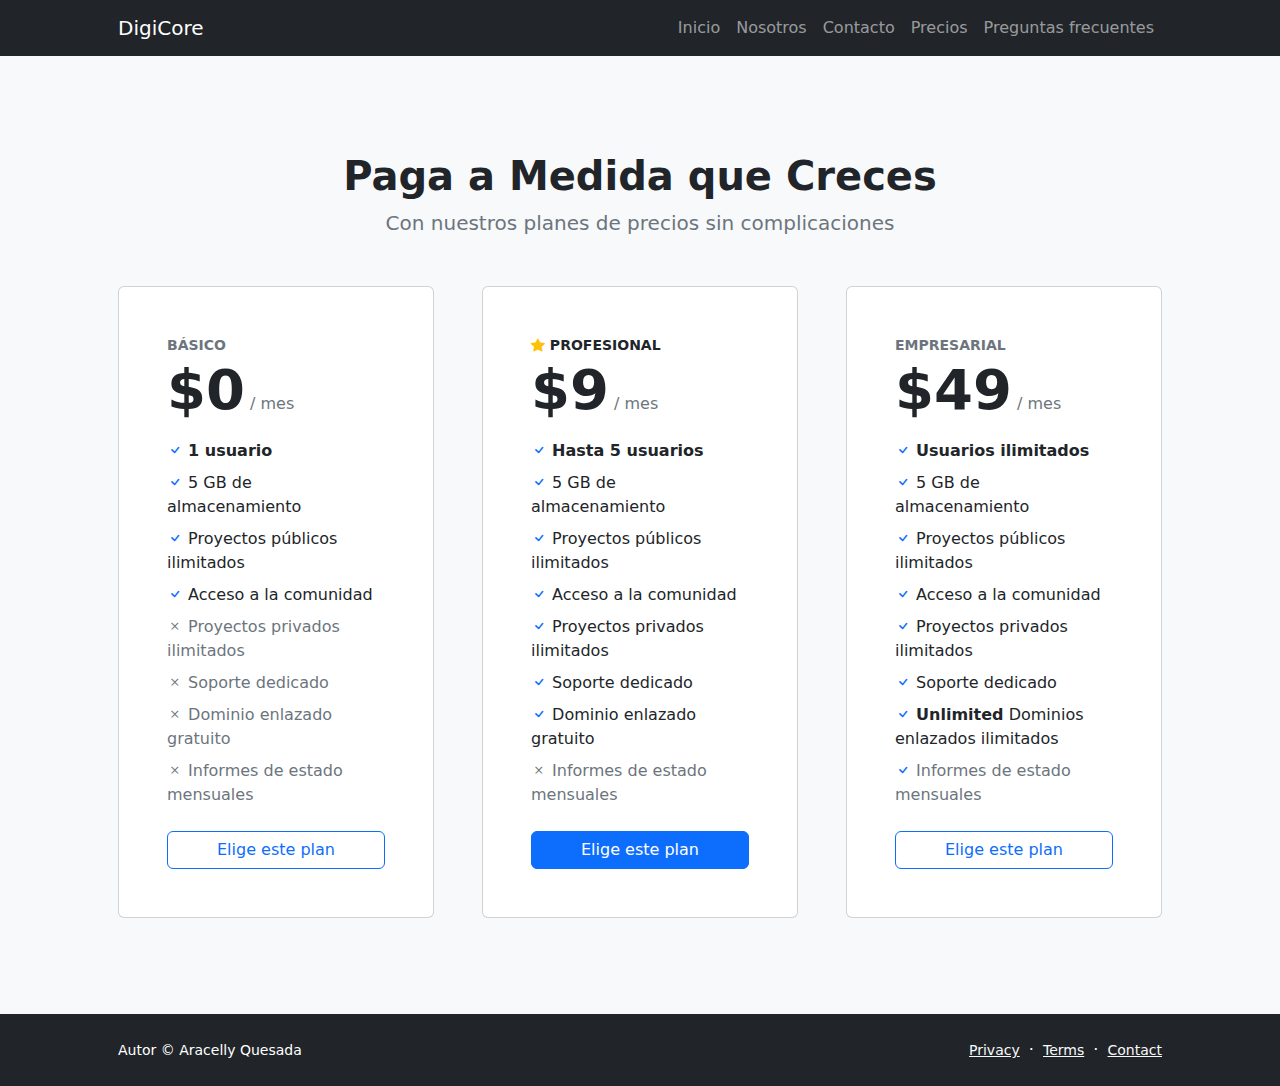
<file: precios.html>
<!DOCTYPE html>
<html lang="en">
    <head>
        <meta charset="utf-8" />
        <meta name="viewport" content="width=device-width, initial-scale=1, shrink-to-fit=no" />
        <meta name="description" content="" />
        <meta name="author" content="" />
        <title>Modern Business - Start Bootstrap Template</title>
        <!-- Favicon-->
        <link rel="icon" type="image/x-icon" href="assets/logo.png" />
        <!-- Bootstrap icons-->
        <link href="https://cdn.jsdelivr.net/npm/bootstrap-icons@1.5.0/font/bootstrap-icons.css" rel="stylesheet" />
        <!-- Core theme CSS (includes Bootstrap)-->
        <link href="css/styles.css" rel="stylesheet" />
    </head>
    <body class="d-flex flex-column">
        <main class="flex-shrink-0">
            <!-- Navigation-->
            <div id="navbar"></div>

<script>
    // Función para cargar el archivo navbar.html en el div con id "navbar"
    function loadNavbar() {
        fetch("navbar.html")
            .then(response => {
                return response.text();
            })
            .then(data => {
                document.getElementById("navbar").innerHTML = data;
            })
            .catch(error => {
                console.error("Error al cargar la barra de navegación:", error);
            });
    }
    
    // Ejecuta la función al cargar la página
    loadNavbar();
</script>

            <!-- Pricing section-->
            <section class="bg-light py-5">
                <div class="container px-5 my-5">
                    <div class="text-center mb-5">
                        <h1 class="fw-bolder">Paga a Medida que Creces</h1>
                        <p class="lead fw-normal text-muted mb-0">Con nuestros planes de precios sin complicaciones</p>
                    </div>
                    <div class="row gx-5 justify-content-center">
                        <!-- Pricing card free-->
                        <div class="col-lg-6 col-xl-4">
                            <div class="card mb-5 mb-xl-0">
                                <div class="card-body p-5">
                                    <div class="small text-uppercase fw-bold text-muted">Básico</div>
                                    <div class="mb-3">
                                        <span class="display-4 fw-bold">$0</span>
                                        <span class="text-muted">/ mes</span>
                                    </div>
                                    <ul class="list-unstyled mb-4">
                                        <li class="mb-2">
                                            <i class="bi bi-check text-primary"></i>
                                            <strong>1 usuario</strong>
                                        </li>
                                        <li class="mb-2">
                                            <i class="bi bi-check text-primary"></i>
                                            5 GB de almacenamiento
                                        </li>
                                        <li class="mb-2">
                                            <i class="bi bi-check text-primary"></i>
                                            Proyectos públicos ilimitados
                                        </li>
                                        <li class="mb-2">
                                            <i class="bi bi-check text-primary"></i>
                                            Acceso a la comunidad
                                        </li>
                                        <li class="mb-2 text-muted">
                                            <i class="bi bi-x"></i>
                                            Proyectos privados ilimitados
                                        </li>
                                        <li class="mb-2 text-muted">
                                            <i class="bi bi-x"></i>
                                            Soporte dedicado
                                        </li>
                                        <li class="mb-2 text-muted">
                                            <i class="bi bi-x"></i>
                                            Dominio enlazado gratuito
                                        </li>
                                        <li class="text-muted">
                                            <i class="bi bi-x"></i>
                                            Informes de estado mensuales
                                        </li>
                                    </ul>
                                    <div class="d-grid"><a class="btn btn-outline-primary" href="#!">Elige este plan</a></div>
                                </div>
                            </div>
                        </div>
                        <!-- Pricing card pro-->
                        <div class="col-lg-6 col-xl-4">
                            <div class="card mb-5 mb-xl-0">
                                <div class="card-body p-5">
                                    <div class="small text-uppercase fw-bold">
                                        <i class="bi bi-star-fill text-warning"></i>
                                        Profesional
                                    </div>
                                    <div class="mb-3">
                                        <span class="display-4 fw-bold">$9</span>
                                        <span class="text-muted">/ mes</span>
                                    </div>
                                    <ul class="list-unstyled mb-4">
                                        <li class="mb-2">
                                            <i class="bi bi-check text-primary"></i>
                                            <strong>Hasta 5 usuarios</strong>
                                        </li>
                                        <li class="mb-2">
                                            <i class="bi bi-check text-primary"></i>
                                            5 GB de almacenamiento
                                        </li>
                                        <li class="mb-2">
                                            <i class="bi bi-check text-primary"></i>
                                            Proyectos públicos ilimitados
                                        </li>
                                        <li class="mb-2">
                                            <i class="bi bi-check text-primary"></i>
                                            Acceso a la comunidad
                                        </li>
                                        <li class="mb-2">
                                            <i class="bi bi-check text-primary"></i>
                                            Proyectos privados ilimitados
                                        </li>
                                        <li class="mb-2">
                                            <i class="bi bi-check text-primary"></i>
                                            Soporte dedicado
                                        </li>
                                        <li class="mb-2">
                                            <i class="bi bi-check text-primary"></i>
                                            Dominio enlazado gratuito
                                        </li>
                                        <li class="text-muted">
                                            <i class="bi bi-x"></i>
                                            Informes de estado mensuales
                                        </li>
                                    </ul>
                                    <div class="d-grid"><a class="btn btn-primary" href="#!">Elige este plan</a></div>
                                </div>
                            </div>
                        </div>
                        <!-- Pricing card enterprise-->
                        <div class="col-lg-6 col-xl-4">
                            <div class="card">
                                <div class="card-body p-5">
                                    <div class="small text-uppercase fw-bold text-muted">Empresarial</div>
                                    <div class="mb-3">
                                        <span class="display-4 fw-bold">$49</span>
                                        <span class="text-muted">/ mes</span>
                                    </div>
                                    <ul class="list-unstyled mb-4">
                                        <li class="mb-2">
                                            <i class="bi bi-check text-primary"></i>
                                            <strong>Usuarios ilimitados</strong>
                                        </li>
                                        <li class="mb-2">
                                            <i class="bi bi-check text-primary"></i>
                                            5 GB de almacenamiento
                                        </li>
                                        <li class="mb-2">
                                            <i class="bi bi-check text-primary"></i>
                                            Proyectos públicos ilimitados
                                        </li>
                                        <li class="mb-2">
                                            <i class="bi bi-check text-primary"></i>
                                            Acceso a la comunidad
                                        </li>
                                        <li class="mb-2">
                                            <i class="bi bi-check text-primary"></i>
                                            Proyectos privados ilimitados
                                        </li>
                                        <li class="mb-2">
                                            <i class="bi bi-check text-primary"></i>
                                            Soporte dedicado
                                        </li>
                                        <li class="mb-2">
                                            <i class="bi bi-check text-primary"></i>
                                            <strong>Unlimited</strong>
                                            Dominios enlazados ilimitados
                                        </li>
                                        <li class="text-muted">
                                            <i class="bi bi-check text-primary"></i>
                                            Informes de estado mensuales
                                        </li>
                                    </ul>
                                    <div class="d-grid"><a class="btn btn-outline-primary" href="#!">Elige este plan</a></div>
                                </div>
                            </div>
                        </div>
                    </div>
                </div>
            </section>
        </main>
        <!-- Footer-->
        <footer class="bg-dark py-4 mt-auto">
            <div class="container px-5">
                <div class="row align-items-center justify-content-between flex-column flex-sm-row">
                    <div class="col-auto"><div class="small m-0 text-white">Autor &copy; Aracelly Quesada</div></div>
                    <div class="col-auto">
                        <a class="link-light small" href="#!">Privacy</a>
                        <span class="text-white mx-1">&middot;</span>
                        <a class="link-light small" href="#!">Terms</a>
                        <span class="text-white mx-1">&middot;</span>
                        <a class="link-light small" href="#!">Contact</a>
                    </div>
                </div>
            </div>
        </footer>
        <!-- Bootstrap core JS-->
        <script src="https://cdn.jsdelivr.net/npm/bootstrap@5.2.3/dist/js/bootstrap.bundle.min.js"></script>
        <!-- Core theme JS-->
        <script src="js/scripts.js"></script>
    </body>
</html>
</file>
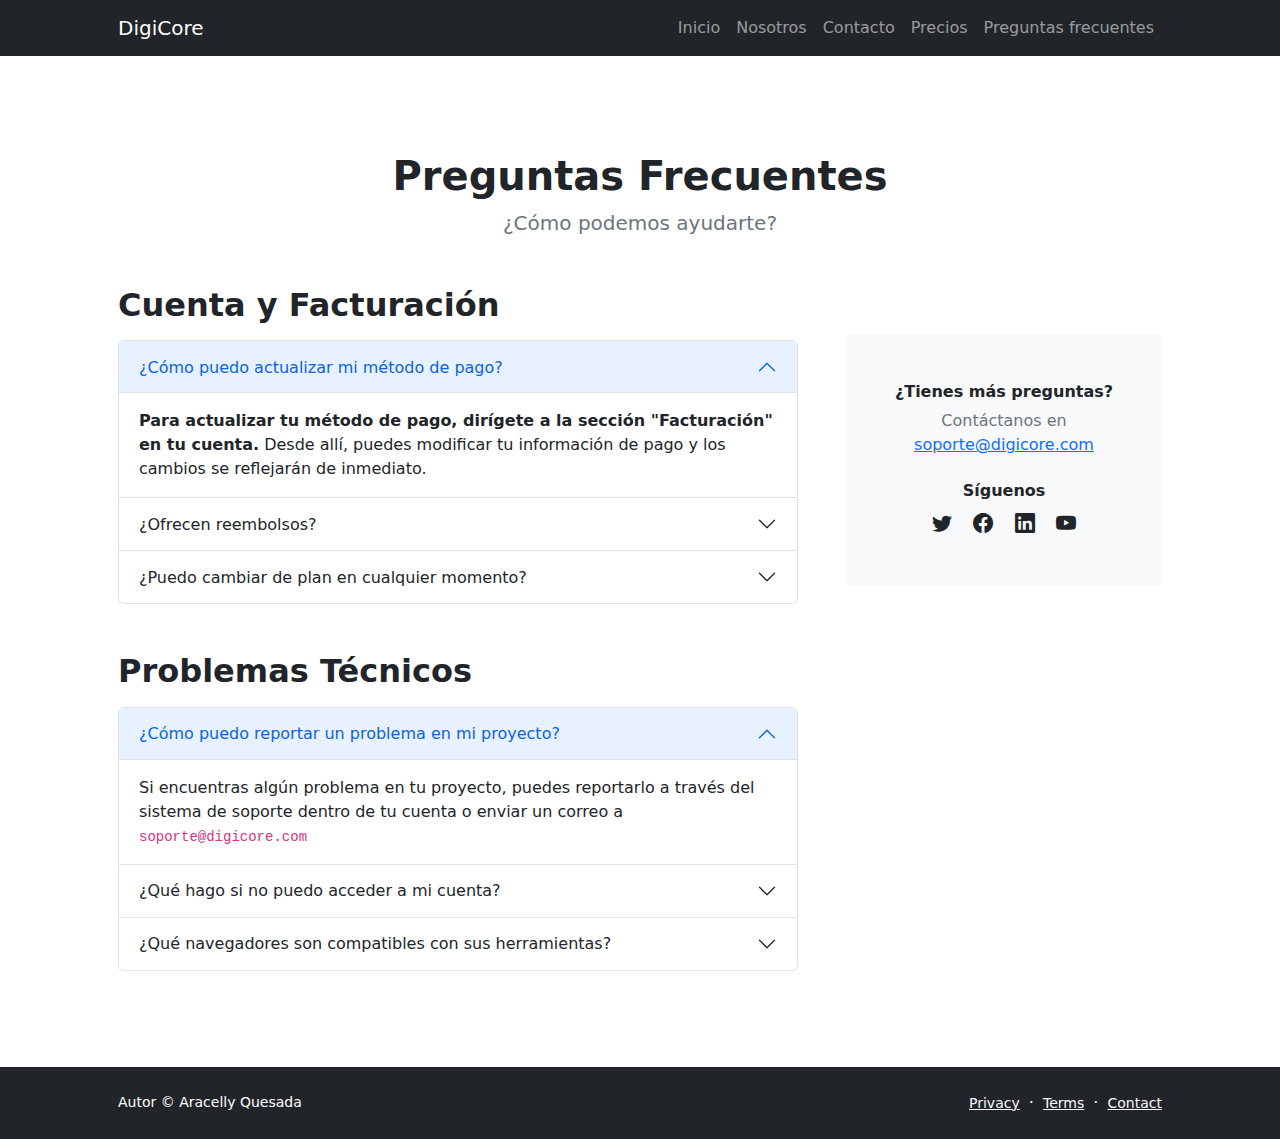
<file: preguntas.html>
<!DOCTYPE html>
<html lang="en">
    <head>
        <meta charset="utf-8" />
        <meta name="viewport" content="width=device-width, initial-scale=1, shrink-to-fit=no" />
        <meta name="description" content="" />
        <meta name="author" content="" />
        <title>Preguntas Frecuentes</title>
        <!-- Favicon-->
        <link rel="icon" type="image/x-icon" href="assets/logo.png" />
        <!-- Bootstrap icons-->
        <link href="https://cdn.jsdelivr.net/npm/bootstrap-icons@1.5.0/font/bootstrap-icons.css" rel="stylesheet" />
        <!-- Core theme CSS (includes Bootstrap)-->
        <link href="css/styles.css" rel="stylesheet" />
    </head>
    <body class="d-flex flex-column h-100">
        <main class="flex-shrink-0">
            <!-- Navigation-->
            <div id="navbar"></div>

<script>
    // Función para cargar el archivo navbar.html en el div con id "navbar"
    function loadNavbar() {
        fetch("navbar.html")
            .then(response => {
                return response.text();
            })
            .then(data => {
                document.getElementById("navbar").innerHTML = data;
            })
            .catch(error => {
                console.error("Error al cargar la barra de navegación:", error);
            });
    }
    
    // Ejecuta la función al cargar la página
    loadNavbar();
</script>

            <!-- Page Content-->
            <section class="py-5">
                <div class="container px-5 my-5">
                    <div class="text-center mb-5">
                        <h1 class="fw-bolder">Preguntas Frecuentes</h1>
                        <p class="lead fw-normal text-muted mb-0">¿Cómo podemos ayudarte?</p>
                    </div>
                    <div class="row gx-5">
                        <div class="col-xl-8">
                            <!-- FAQ Accordion 1-->
                            <h2 class="fw-bolder mb-3">Cuenta y Facturación</h2>
                            <div class="accordion mb-5" id="accordionExample">
                                <div class="accordion-item">
                                    <h3 class="accordion-header" id="headingOne"><button class="accordion-button" type="button" data-bs-toggle="collapse" data-bs-target="#collapseOne" aria-expanded="true" aria-controls="collapseOne">¿Cómo puedo actualizar mi método de pago?</button></h3>
                                    <div class="accordion-collapse collapse show" id="collapseOne" aria-labelledby="headingOne" data-bs-parent="#accordionExample">
                                        <div class="accordion-body">
                                            <strong>Para actualizar tu método de pago, dirígete a la sección "Facturación" en tu cuenta.</strong>
                                            Desde allí, puedes modificar tu información de pago y los cambios se reflejarán de inmediato.
                                        </div>
                                    </div>
                                </div>
                                <div class="accordion-item">
                                    <h3 class="accordion-header" id="headingTwo"><button class="accordion-button collapsed" type="button" data-bs-toggle="collapse" data-bs-target="#collapseTwo" aria-expanded="false" aria-controls="collapseTwo">¿Ofrecen reembolsos?</button></h3>
                                    <div class="accordion-collapse collapse" id="collapseTwo" aria-labelledby="headingTwo" data-bs-parent="#accordionExample">
                                        <div class="accordion-body">
                                            <strong>Sí, ofrecemos reembolsos dentro de los primeros 30 días</strong>
                                            de tu suscripción si no estás satisfecho con nuestros servicios. Contáctanos para más detalles sobre el proceso de reembolso.
                                        </div>
                                    </div>
                                </div>
                                <div class="accordion-item">
                                    <h3 class="accordion-header" id="headingThree"><button class="accordion-button collapsed" type="button" data-bs-toggle="collapse" data-bs-target="#collapseThree" aria-expanded="false" aria-controls="collapseThree">¿Puedo cambiar de plan en cualquier momento?</button></h3>
                                    <div class="accordion-collapse collapse" id="collapseThree" aria-labelledby="headingThree" data-bs-parent="#accordionExample">
                                        <div class="accordion-body">
                                            <strong>Sí, puedes actualizar o cambiar tu plan</strong>
                                            en cualquier momento desde tu cuenta. Los cambios se aplicarán en la siguiente factura.
                                        </div>
                                    </div>
                                </div>
                            </div>
                            <!-- FAQ Accordion 2-->
                            <h2 class="fw-bolder mb-3">Problemas Técnicos</h2>
                            <div class="accordion mb-5 mb-xl-0" id="accordionExample2">
                                <div class="accordion-item">
                                    <h3 class="accordion-header" id="headingOne"><button class="accordion-button" type="button" data-bs-toggle="collapse" data-bs-target="#collapseOne2" aria-expanded="true" aria-controls="collapseOne2">¿Cómo puedo reportar un problema en mi proyecto?</button></h3>
                                    <div class="accordion-collapse collapse show" id="collapseOne2" aria-labelledby="headingOne" data-bs-parent="#accordionExample2">
                                        <div class="accordion-body">
                                            Si encuentras algún problema en tu proyecto, puedes reportarlo a través del sistema de soporte dentro de tu cuenta o enviar un correo a
                                            <code>soporte@digicore.com</code>
                                        </div>
                                    </div>
                                </div>
                                <div class="accordion-item">
                                    <h3 class="accordion-header" id="headingTwo"><button class="accordion-button collapsed" type="button" data-bs-toggle="collapse" data-bs-target="#collapseTwo2" aria-expanded="false" aria-controls="collapseTwo2">¿Qué hago si no puedo acceder a mi cuenta?</button></h3>
                                    <div class="accordion-collapse collapse" id="collapseTwo2" aria-labelledby="headingTwo" data-bs-parent="#accordionExample2">
                                        <div class="accordion-body">
                                            Si tienes dificultades para acceder, intenta usar la opción "Olvidé mi contraseña". Si el problema persiste, contáctanos a través de 
                                            <code>soporte@digicore.com</code>
                                            para obtener asistencia.
                                        </div>
                                    </div>
                                </div>
                                <div class="accordion-item">
                                    <h3 class="accordion-header" id="headingThree"><button class="accordion-button collapsed" type="button" data-bs-toggle="collapse" data-bs-target="#collapseThree2" aria-expanded="false" aria-controls="collapseThree2">¿Qué navegadores son compatibles con sus herramientas?</button></h3>
                                    <div class="accordion-collapse collapse" id="collapseThree2" aria-labelledby="headingThree" data-bs-parent="#accordionExample2">
                                        <div class="accordion-body">
                                            Recomendamos usar Google Chrome o Firefox para una experiencia óptima con nuestras herramientas de desarrollo. También soportamos Safari y Microsoft Edge.
                                        </div>
                                    </div>
                                </div>
                            </div>
                        </div>
                        <div class="col-xl-4">
                            <div class="card border-0 bg-light mt-xl-5">
                                <div class="card-body p-4 py-lg-5">
                                    <div class="d-flex align-items-center justify-content-center">
                                        <div class="text-center">
                                            <div class="h6 fw-bolder">¿Tienes más preguntas?</div>
                                            <p class="text-muted mb-4">
                                                Contáctanos en
                                                <br />
                                                <a href="#!">soporte@digicore.com</a>
                                            </p>
                                            <div class="h6 fw-bolder">Síguenos</div>
                                            <a class="fs-5 px-2 link-dark" href="#!"><i class="bi-twitter"></i></a>
                                            <a class="fs-5 px-2 link-dark" href="#!"><i class="bi-facebook"></i></a>
                                            <a class="fs-5 px-2 link-dark" href="#!"><i class="bi-linkedin"></i></a>
                                            <a class="fs-5 px-2 link-dark" href="#!"><i class="bi-youtube"></i></a>
                                        </div>
                                    </div>
                                </div>
                            </div>
                        </div>
                    </div>
                </div>
            </section>
        </main>
        <!-- Footer-->
        <footer class="bg-dark py-4 mt-auto">
            <div class="container px-5">
                <div class="row align-items-center justify-content-between flex-column flex-sm-row">
                    <div class="col-auto"><div class="small m-0 text-white">Autor &copy; Aracelly Quesada</div></div>
                    <div class="col-auto">
                        <a class="link-light small" href="#!">Privacy</a>
                        <span class="text-white mx-1">&middot;</span>
                        <a class="link-light small" href="#!">Terms</a>
                        <span class="text-white mx-1">&middot;</span>
                        <a class="link-light small" href="#!">Contact</a>
                    </div>
                </div>
            </div>
        </footer>
        <!-- Bootstrap core JS-->
        <script src="https://cdn.jsdelivr.net/npm/bootstrap@5.2.3/dist/js/bootstrap.bundle.min.js"></script>
        <!-- Core theme JS-->
        <script src="js/scripts.js"></script>
    </body>
</html>
</file>
